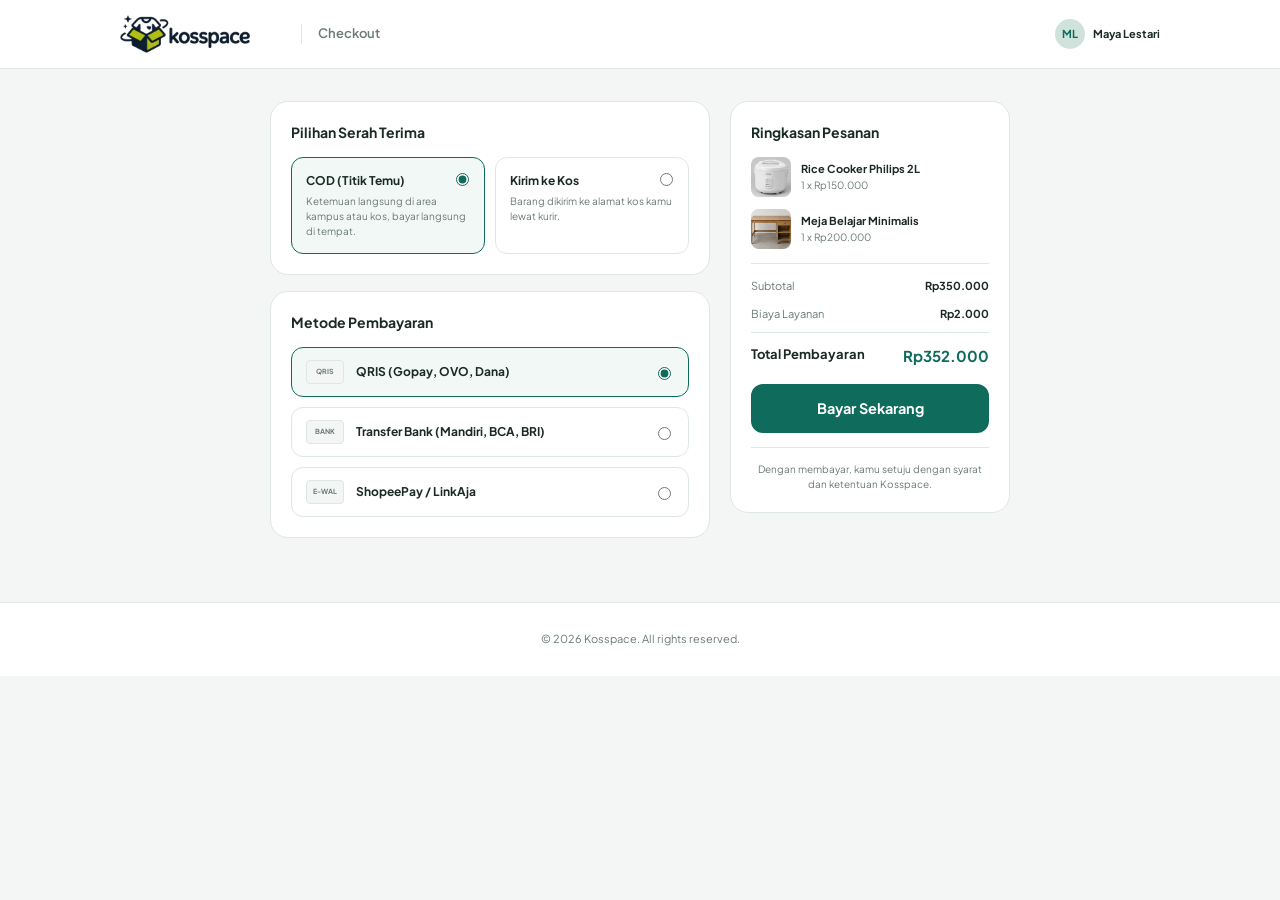
<file: KosSpace/checkout.html>
<!DOCTYPE html>
<html lang="id">
<head>
  <meta charset="UTF-8">
  <meta name="viewport" content="width=device-width, initial-scale=1">
  <link rel="icon" type="image/png" href="icon3/favicon.png">
  <title>Checkout - Kosspace</title>
  <link rel="preconnect" href="https://fonts.googleapis.com">
  <link rel="preconnect" href="https://fonts.gstatic.com" crossorigin>
  <link href="https://fonts.googleapis.com/css2?family=Plus+Jakarta+Sans:wght@400;500;600;700&display=swap" rel="stylesheet">
  <link rel="stylesheet" href="katalog.css">
  <link rel="stylesheet" href="transaksi.css">
</head>
<body>

  <header class="navbar">
    <div class="container navbar__inner">
      <div class="navbar__left">
        <a href="index.html" class="logo" aria-label="Kosspace - Beranda"><img src="icon3/logo.png" alt="Kosspace"></a>
        <span class="navbar__page">Checkout</span>
      </div>
      <div class="user">
        <span class="avatar">ML</span>
        <div><b>Maya Lestari</b></div>
      </div>
    </div>
  </header>

  <main class="page page--narrow">
    <form class="checkout-layout" action="detail-pesanan.html">

      <div class="stack">
        <section class="panel">
          <h2>Pilihan Serah Terima</h2>
          <div class="options options--2" role="radiogroup">
            <label class="option">
              <input type="radio" name="serah-terima" value="cod" checked>
              <b>COD (Titik Temu)</b>
              Ketemuan langsung di area kampus atau kos, bayar langsung di tempat.
            </label>
            <label class="option">
              <input type="radio" name="serah-terima" value="kirim">
              <b>Kirim ke Kos</b>
              Barang dikirim ke alamat kos kamu lewat kurir.
            </label>
          </div>
        </section>

        <section class="panel">
          <h2>Metode Pembayaran</h2>
          <div class="options" role="radiogroup">
            <label class="option option--pay">
              <span class="option__logo">QRIS</span>
              <b>QRIS (Gopay, OVO, Dana)</b>
              <input type="radio" name="bayar" value="qris" checked>
            </label>
            <label class="option option--pay">
              <span class="option__logo">BANK</span>
              <b>Transfer Bank (Mandiri, BCA, BRI)</b>
              <input type="radio" name="bayar" value="transfer">
            </label>
            <label class="option option--pay">
              <span class="option__logo">E-WAL</span>
              <b>ShopeePay / LinkAja</b>
              <input type="radio" name="bayar" value="ewallet">
            </label>
          </div>
        </section>
      </div>

      <aside class="panel" aria-label="Ringkasan pesanan">
        <h2>Ringkasan Pesanan</h2>

        <!-- Ganti src dengan foto asli di folder img/ -->
        <div class="order-item">
          <img class="thumb-sm" src="images/rice-cooker.png" alt="">
          <div><b>Rice Cooker Philips 2L</b>1 x Rp150.000</div>
        </div>
        <div class="order-item">
          <img class="thumb-sm" src="images/meja-belajar.png" alt="">
          <div><b>Meja Belajar Minimalis</b>1 x Rp200.000</div>
        </div>

        <hr style="border:0;border-top:1px solid var(--border);margin:14px 0">
        <p class="row">Subtotal <b>Rp350.000</b></p>
        <p class="row">Biaya Layanan <b>Rp2.000</b></p>
        <p class="row row--total">Total Pembayaran <b>Rp352.000</b></p>

        <button type="submit" class="btn btn--solid btn--lg">Bayar Sekarang</button>
        <p class="note-sm">Dengan membayar, kamu setuju dengan syarat dan ketentuan Kosspace.</p>
      </aside>

    </form>
  </main>

  <footer class="footer"><p>&copy; 2026 Kosspace. All rights reserved.</p></footer>
  <script src="app.js" defer></script>
</body>
</html>
</file>
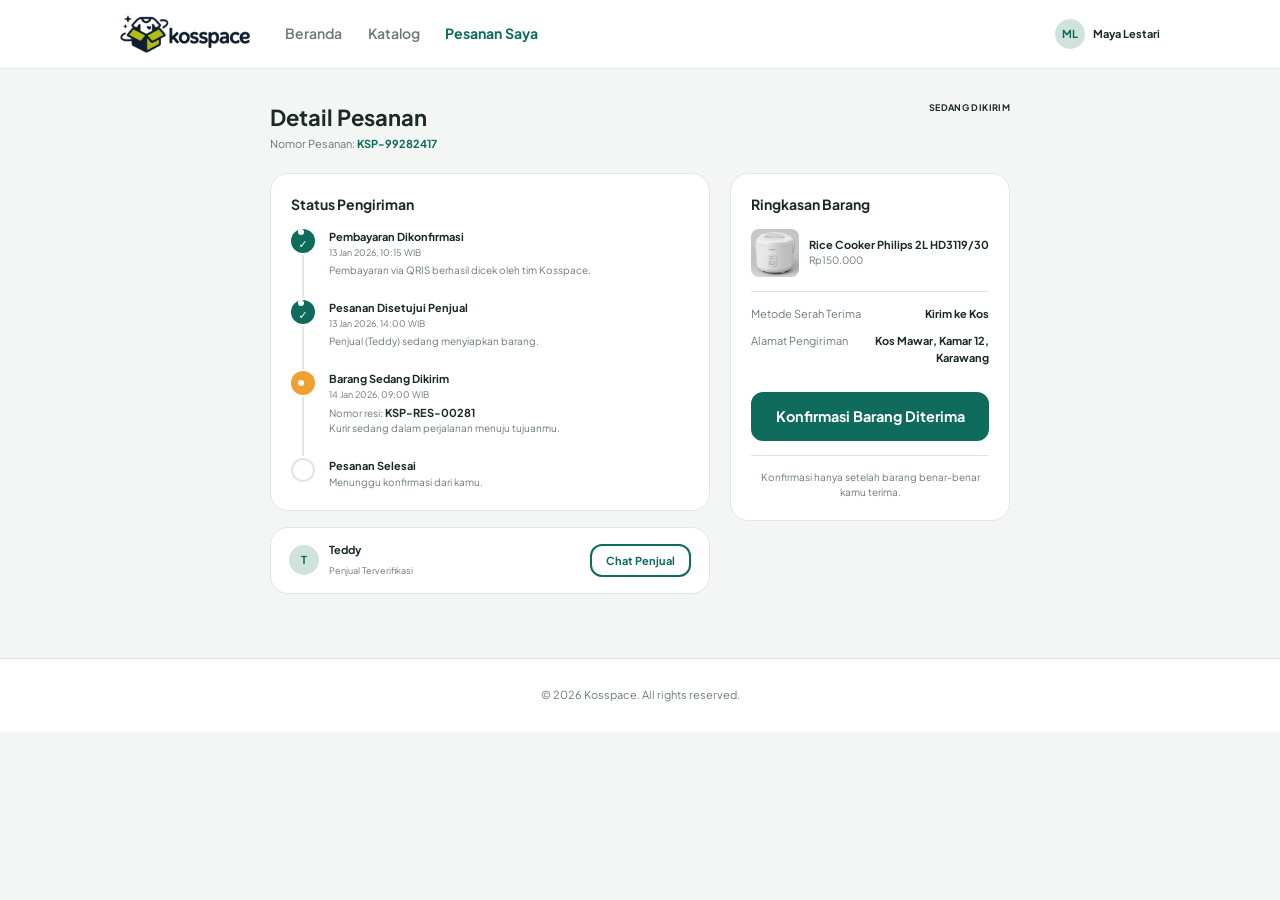
<file: KosSpace/detail-pesanan.html>
<!DOCTYPE html>
<html lang="id">
<head>
  <meta charset="UTF-8">
  <meta name="viewport" content="width=device-width, initial-scale=1">
  <link rel="icon" type="image/png" href="icon3/favicon.png">
  <title>Detail Pesanan - Kosspace</title>
  <link rel="preconnect" href="https://fonts.googleapis.com">
  <link rel="preconnect" href="https://fonts.gstatic.com" crossorigin>
  <link href="https://fonts.googleapis.com/css2?family=Plus+Jakarta+Sans:wght@400;500;600;700&display=swap" rel="stylesheet">
  <link rel="stylesheet" href="katalog.css">
  <link rel="stylesheet" href="transaksi.css">
</head>
<body>

  <header class="navbar">
    <div class="container navbar__inner">
      <div class="navbar__left">
        <a href="index.html" class="logo" aria-label="Kosspace - Beranda"><img src="icon3/logo.png" alt="Kosspace"></a>
        <nav class="navbar__menu" aria-label="Menu utama">
          <a href="index.html">Beranda</a>
          <a href="katalog.html">Katalog</a>
          <a href="detail-pesanan.html" class="is-active" aria-current="page">Pesanan Saya</a>
        </nav>
      </div>
      <div class="user">
        <span class="avatar">ML</span>
        <div><b>Maya Lestari</b></div>
      </div>
    </div>
  </header>

  <main class="page page--narrow">

    <div class="order-head">
      <div>
        <h1>Detail Pesanan</h1>
        <p>Nomor Pesanan: <b>KSP-99282417</b></p>
      </div>
      <span class="status-badge">Sedang Dikirim</span>
    </div>

    <div class="order-layout">

      <div class="stack">
        <section class="panel">
          <h2>Status Pengiriman</h2>
          <ol class="timeline">
            <li>
              <span class="dot" aria-hidden="true">&#10003;</span>
              <b>Pembayaran Dikonfirmasi</b>
              <time>13 Jan 2026, 10:15 WIB</time>
              <p>Pembayaran via QRIS berhasil dicek oleh tim Kosspace.</p>
            </li>
            <li>
              <span class="dot" aria-hidden="true">&#10003;</span>
              <b>Pesanan Disetujui Penjual</b>
              <time>13 Jan 2026, 14:00 WIB</time>
              <p>Penjual (Teddy) sedang menyiapkan barang.</p>
            </li>
            <li class="is-now" aria-current="step">
              <span class="dot" aria-hidden="true"></span>
              <b>Barang Sedang Dikirim</b>
              <time>14 Jan 2026, 09:00 WIB</time>
              <p>Nomor resi: <b style="display:inline">KSP-RES-00281</b></p>
              <p>Kurir sedang dalam perjalanan menuju tujuanmu.</p>
            </li>
            <li class="is-wait">
              <span class="dot" aria-hidden="true"></span>
              <b>Pesanan Selesai</b>
              <p>Menunggu konfirmasi dari kamu.</p>
            </li>
          </ol>
        </section>

        <section class="panel seller-card">
          <span class="avatar">T</span>
          <div><b>Teddy</b><small>Penjual Terverifikasi</small></div>
          <a href="#" class="btn btn--outline">Chat Penjual</a>
        </section>
      </div>

      <aside class="panel" aria-label="Ringkasan barang">
        <h2>Ringkasan Barang</h2>
        <div class="order-item">
          <img class="thumb-sm" src="images/rice-cooker.png" alt="" style="width:48px;height:48px">
          <div><b>Rice Cooker Philips 2L HD3119/30</b>Rp150.000</div>
        </div>
        <hr style="border:0;border-top:1px solid var(--border);margin:14px 0">
        <p class="row">Metode Serah Terima <b>Kirim ke Kos</b></p>
        <p class="row">Alamat Pengiriman <b>Kos Mawar, Kamar 12,<br>Karawang</b></p>
        <button type="button" class="btn btn--solid btn--lg">Konfirmasi Barang Diterima</button>
        <p class="note-sm">Konfirmasi hanya setelah barang benar-benar kamu terima.</p>
      </aside>

    </div>
  </main>

  <footer class="footer"><p>&copy; 2026 Kosspace. All rights reserved.</p></footer>
  <script src="app.js" defer></script>
</body>
</html>
</file>
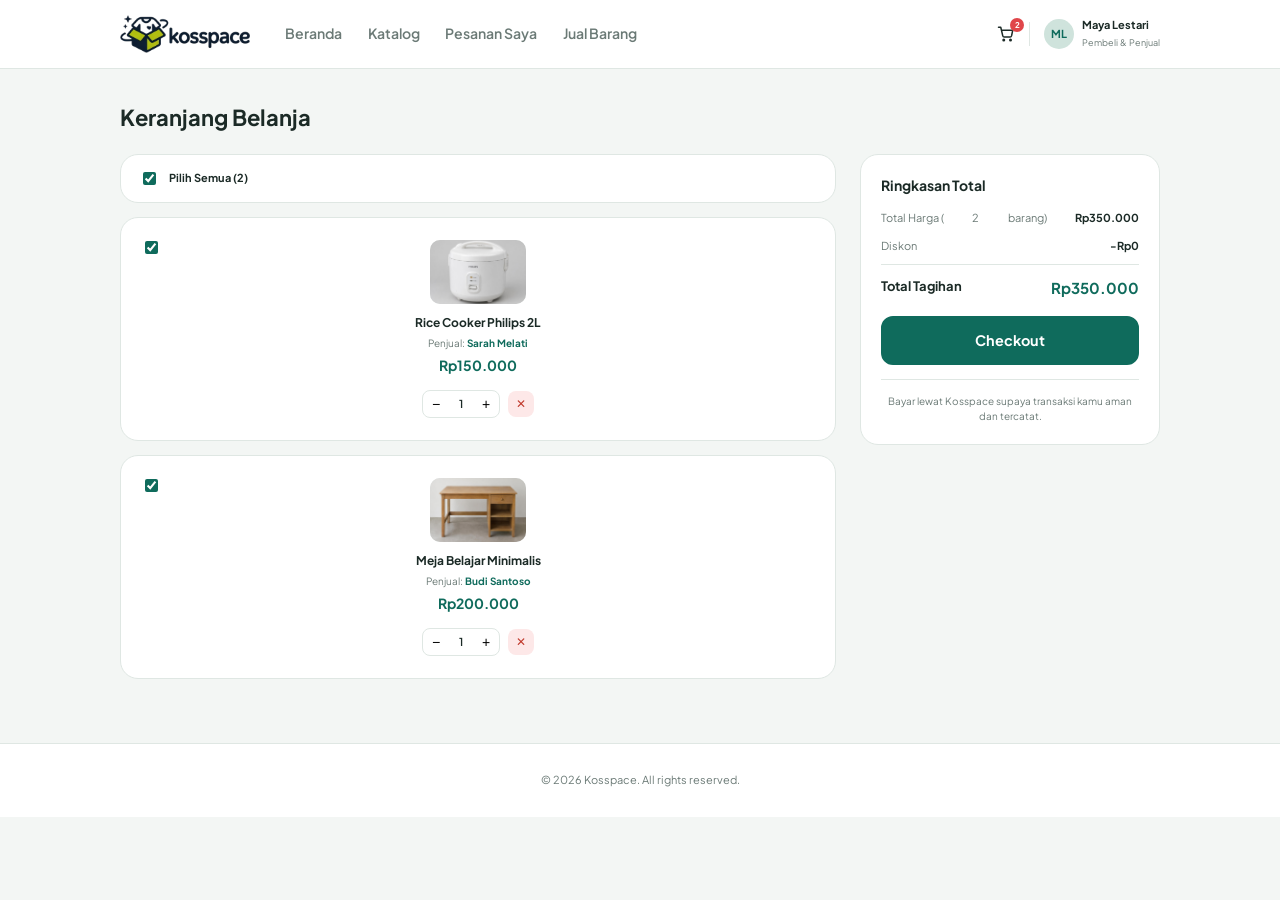
<file: KosSpace/keranjang.html>
<!DOCTYPE html>
<html lang="id">
<head>
  <meta charset="UTF-8">
  <meta name="viewport" content="width=device-width, initial-scale=1">
  <link rel="icon" type="image/png" href="icon3/favicon.png">
  <title>Keranjang Belanja - Kosspace</title>
  <link rel="preconnect" href="https://fonts.googleapis.com">
  <link rel="preconnect" href="https://fonts.gstatic.com" crossorigin>
  <link href="https://fonts.googleapis.com/css2?family=Plus+Jakarta+Sans:wght@400;500;600;700&display=swap" rel="stylesheet">
  <link rel="stylesheet" href="katalog.css">
  <link rel="stylesheet" href="transaksi.css">
</head>
<body>

  <header class="navbar">
    <div class="container navbar__inner">
      <div class="navbar__left">
        <a href="index.html" class="logo" aria-label="Kosspace - Beranda"><img src="icon3/logo.png" alt="Kosspace"></a>
        <nav class="navbar__menu" aria-label="Menu utama">
          <a href="index.html">Beranda</a>
          <a href="katalog.html">Katalog</a>
          <a href="detail-pesanan.html">Pesanan Saya</a>
          <a href="tambah-produk.html">Jual Barang</a>
        </nav>
      </div>
      <div class="navbar__user">
        <a href="keranjang.html" class="cart" aria-label="Keranjang, 2 barang">
          <svg viewBox="0 0 24 24" width="18" height="18" fill="none" stroke="currentColor" stroke-width="2" stroke-linecap="round" stroke-linejoin="round"><circle cx="9" cy="20" r="1"/><circle cx="18" cy="20" r="1"/><path d="M2 3h3l2.7 11.4a2 2 0 0 0 2 1.6h7.7a2 2 0 0 0 2-1.5L21 7H6"/></svg>
          <span class="cart__badge">2</span>
        </a>
        <span class="navbar__sep"></span>
        <div class="user">
          <span class="avatar">ML</span>
          <div><b>Maya Lestari</b><small>Pembeli &amp; Penjual</small></div>
        </div>
      </div>
    </div>
  </header>

  <main class="container page">
    <h1 class="page__title">Keranjang Belanja</h1>

    <div class="cart-layout">
      <section class="cart-list" aria-label="Barang di keranjang">

        <label class="panel select-all">
          <input type="checkbox" id="pilih-semua" checked>
          <b>Pilih Semua (<span id="jml">2</span>)</b>
        </label>

        <!-- Ganti src dengan foto asli di folder img/ -->
        <article class="panel cart-item" data-price="150000">
          <input type="checkbox" class="pilih" checked aria-label="Pilih Rice Cooker Philips 2L">
          <img src="images/rice-cooker.png" alt="">
          <h3>Rice Cooker Philips 2L</h3>
          <p class="cart-item__seller">Penjual: <b>Sarah Melati</b></p>
          <p class="price-tag">Rp150.000</p>
          <div class="qty">
            <div class="stepper">
              <button type="button" class="minus" aria-label="Kurangi">&minus;</button>
              <span class="qty-n">1</span>
              <button type="button" class="plus" aria-label="Tambah">+</button>
            </div>
            <button type="button" class="trash" aria-label="Hapus dari keranjang">&#10005;</button>
          </div>
        </article>

        <article class="panel cart-item" data-price="200000">
          <input type="checkbox" class="pilih" checked aria-label="Pilih Meja Belajar Minimalis">
          <img src="images/meja-belajar.png" alt="">
          <h3>Meja Belajar Minimalis</h3>
          <p class="cart-item__seller">Penjual: <b>Budi Santoso</b></p>
          <p class="price-tag">Rp200.000</p>
          <div class="qty">
            <div class="stepper">
              <button type="button" class="minus" aria-label="Kurangi">&minus;</button>
              <span class="qty-n">1</span>
              <button type="button" class="plus" aria-label="Tambah">+</button>
            </div>
            <button type="button" class="trash" aria-label="Hapus dari keranjang">&#10005;</button>
          </div>
        </article>
        <div class="panel cart-empty" id="kosong" hidden>
          <b>Keranjangmu masih kosong</b>
          <p class="muted">Yuk cari barang kos yang kamu butuhkan.</p>
          <a href="katalog.html" class="btn btn--solid">Cari Barang</a>
        </div>


      </section>

      <aside class="panel" aria-label="Ringkasan total">
        <h2>Ringkasan Total</h2>
        <p class="row">Total Harga (<span id="jml-barang">2</span> barang) <b class="total">Rp350.000</b></p>
        <p class="row">Diskon <b>-Rp0</b></p>
        <p class="row row--total">Total Tagihan <b class="total">Rp350.000</b></p>
        <a href="checkout.html" class="btn btn--solid btn--lg">Checkout</a>
        <p class="note-sm">Bayar lewat Kosspace supaya transaksi kamu aman dan tercatat.</p>
      </aside>
    </div>
  </main>

  <footer class="footer"><p>&copy; 2026 Kosspace. All rights reserved.</p></footer>

  <script>
    const fmt = n => 'Rp' + n.toLocaleString('id-ID');
    const items = [...document.querySelectorAll('.cart-item')];
    const semua = document.getElementById('pilih-semua');
    const badge = document.querySelector('.cart__badge');
    const cartLink = document.querySelector('.cart');
    const checkout = document.querySelector('.cart-layout aside .btn--lg');
    const kosong = document.getElementById('kosong');
    const pilihSemua = document.querySelector('.select-all');

    function hitung() {
      let total = 0, n = 0;
      items.forEach(i => {
        if (i.querySelector('.pilih').checked) {
          n++;
          total += i.dataset.price * i.querySelector('.qty-n').textContent;
        }
      });
      document.getElementById('jml').textContent = items.length;
      document.getElementById('jml-barang').textContent = n;
      document.querySelectorAll('.total').forEach(e => e.textContent = fmt(total));
      semua.checked = n > 0 && n === items.length;

      // badge keranjang di navbar = jumlah barang di keranjang
      badge.textContent = items.length;
      badge.hidden = items.length === 0;
      cartLink.setAttribute('aria-label', 'Keranjang, ' + items.length + ' barang');

      // keranjang kosong & tombol checkout
      kosong.hidden = items.length > 0;
      pilihSemua.hidden = items.length === 0;
      checkout.setAttribute('aria-disabled', n === 0);
      checkout.tabIndex = n === 0 ? -1 : 0;
    }

    checkout.addEventListener('click', e => {
      if (checkout.getAttribute('aria-disabled') === 'true') e.preventDefault();
    });

    items.forEach(i => {
      const q = i.querySelector('.qty-n');
      i.querySelector('.pilih').onchange = hitung;
      i.querySelector('.minus').onclick = () => { if (+q.textContent > 1) { q.textContent--; hitung(); } };
      i.querySelector('.plus').onclick = () => { q.textContent++; hitung(); };
      i.querySelector('.trash').onclick = () => { items.splice(items.indexOf(i), 1); i.remove(); hitung(); };
    });
    semua.onchange = () => { items.forEach(i => i.querySelector('.pilih').checked = semua.checked); hitung(); };
    hitung();
  </script>
  <script src="app.js" defer></script>
</body>
</html>
</file>
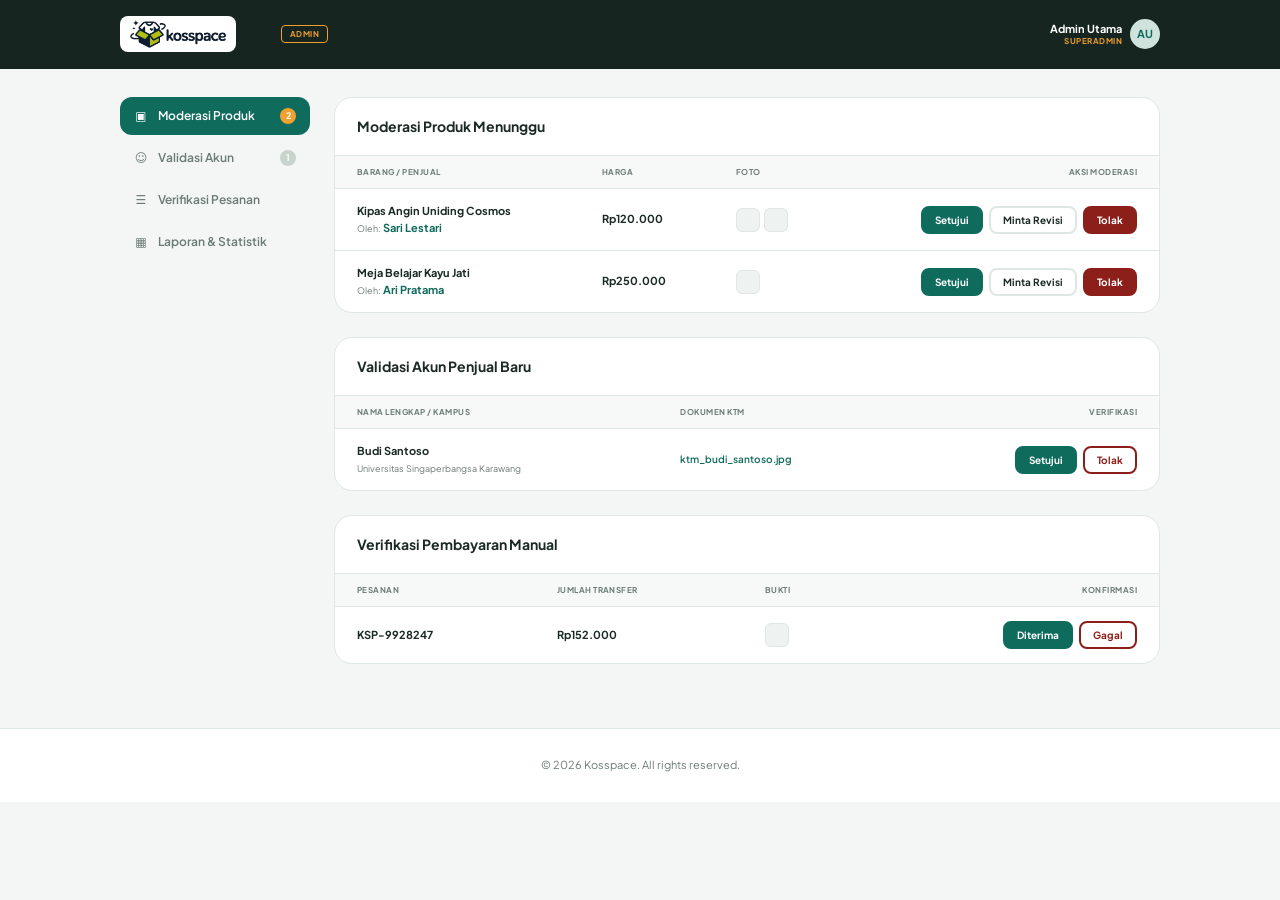
<file: KosSpace/panel-admin.html>
<!DOCTYPE html>
<html lang="id">
<head>
  <meta charset="UTF-8">
  <meta name="viewport" content="width=device-width, initial-scale=1">
  <link rel="icon" type="image/png" href="icon3/favicon.png">
  <title>Panel Admin - Kosspace</title>
  <link rel="preconnect" href="https://fonts.googleapis.com">
  <link rel="preconnect" href="https://fonts.gstatic.com" crossorigin>
  <link href="https://fonts.googleapis.com/css2?family=Plus+Jakarta+Sans:wght@400;500;600;700&display=swap" rel="stylesheet">
  <link rel="stylesheet" href="katalog.css">
  <link rel="stylesheet" href="transaksi.css">
  <link rel="stylesheet" href="dashboard.css">
</head>
<body>

  <header class="navbar navbar--admin">
    <div class="container navbar__inner">
      <div class="navbar__left">
        <a href="index.html" class="logo" aria-label="Kosspace - Beranda"><img src="icon3/logo.png" alt="Kosspace"></a>
        <span class="tag-admin">ADMIN</span>
      </div>
      <div class="user">
        <div class="user--right"><b>Admin Utama</b><span class="role">Superadmin</span></div>
        <span class="avatar">AU</span>
      </div>
    </div>
  </header>

  <main class="container shell">

    <nav class="side" aria-label="Menu admin">
      <a href="#moderasi" class="is-active" aria-current="page"><span class="ico">&#9635;</span> Moderasi Produk <span class="badge">2</span></a>
      <a href="#validasi"><span class="ico">&#9786;</span> Validasi Akun <span class="badge badge--gray">1</span></a>
      <a href="#pembayaran"><span class="ico">&#9776;</span> Verifikasi Pesanan</a>
      <a href="#"><span class="ico">&#9638;</span> Laporan &amp; Statistik</a>
    </nav>

    <section>

      <!-- MODERASI PRODUK -->
      <div class="panel panel--flush" id="moderasi">
        <div class="panel__head"><h2>Moderasi Produk Menunggu</h2></div>
        <div class="table-wrap">
          <table class="table">
            <thead><tr><th>Barang / Penjual</th><th>Harga</th><th>Foto</th><th>Aksi Moderasi</th></tr></thead>
            <tbody>
              <tr>
                <td><div class="cell-item"><div><b>Kipas Angin Uniding Cosmos</b><small>Oleh: <b>Sari Lestari</b></small></div></div></td>
                <td><b>Rp120.000</b></td>
                <td><span class="ph"></span><span class="ph"></span></td>
                <td>
                  <span class="actions-row">
                    <button type="button" class="btn btn--solid btn--sm">Setujui</button>
                    <button type="button" class="btn btn--ghost btn--sm">Minta Revisi</button>
                    <button type="button" class="btn btn--danger btn--sm">Tolak</button>
                  </span>
                </td>
              </tr>
              <tr>
                <td><div class="cell-item"><div><b>Meja Belajar Kayu Jati</b><small>Oleh: <b>Ari Pratama</b></small></div></div></td>
                <td><b>Rp250.000</b></td>
                <td><span class="ph"></span></td>
                <td>
                  <span class="actions-row">
                    <button type="button" class="btn btn--solid btn--sm">Setujui</button>
                    <button type="button" class="btn btn--ghost btn--sm">Minta Revisi</button>
                    <button type="button" class="btn btn--danger btn--sm">Tolak</button>
                  </span>
                </td>
              </tr>
            </tbody>
          </table>
        </div>
      </div>

      <!-- VALIDASI AKUN PENJUAL -->
      <div class="panel panel--flush" id="validasi">
        <div class="panel__head"><h2>Validasi Akun Penjual Baru</h2></div>
        <div class="table-wrap">
          <table class="table">
            <thead><tr><th>Nama Lengkap / Kampus</th><th>Dokumen KTM</th><th>Verifikasi</th></tr></thead>
            <tbody>
              <tr>
                <td><div class="cell-item"><div><b>Budi Santoso</b><small>Universitas Singaperbangsa Karawang</small></div></div></td>
                <td><a href="#" class="doc">ktm_budi_santoso.jpg</a></td>
                <td>
                  <span class="actions-row">
                    <button type="button" class="btn btn--solid btn--sm">Setujui</button>
                    <button type="button" class="btn btn--danger-o btn--sm">Tolak</button>
                  </span>
                </td>
              </tr>
            </tbody>
          </table>
        </div>
      </div>

      <!-- VERIFIKASI PEMBAYARAN MANUAL -->
      <div class="panel panel--flush" id="pembayaran">
        <div class="panel__head"><h2>Verifikasi Pembayaran Manual</h2></div>
        <div class="table-wrap">
          <table class="table">
            <thead><tr><th>Pesanan</th><th>Jumlah Transfer</th><th>Bukti</th><th>Konfirmasi</th></tr></thead>
            <tbody>
              <tr>
                <td><div class="cell-item"><div><b>KSP-9928247</b></div></div></td>
                <td><b>Rp152.000</b></td>
                <td><span class="ph"></span></td>
                <td>
                  <span class="actions-row">
                    <button type="button" class="btn btn--solid btn--sm">Diterima</button>
                    <button type="button" class="btn btn--danger-o btn--sm">Gagal</button>
                  </span>
                </td>
              </tr>
            </tbody>
          </table>
        </div>
      </div>

    </section>
  </main>

  <footer class="footer"><p>&copy; 2026 Kosspace. All rights reserved.</p></footer>
  <script src="app.js" defer></script>
</body>
</html>
</file>
<file: KosSpace/katalog.css>
/* ===== Token ===== */
:root {
  --green: #0f6b5c;
  --green-dark: #0b5547;
  --orange: #f2a33a;
  --bg: #f3f6f4;
  --surface: #ffffff;
  --text: #1b2a26;
  --muted: #6b7a76;
  --border: #dfe7e3;
  --line: var(--border);
  --soft: #f3f6f4;
  --radius-card: 18px;
  --radius-input: 10px;
  --font: "Plus Jakarta Sans", system-ui, -apple-system, "Segoe UI", sans-serif;
}

*, *::before, *::after { box-sizing: border-box; }

body {
  margin: 0;
  font-family: var(--font);
  font-size: 14px;
  line-height: 1.5;
  color: var(--text);
  background: var(--bg);
}

a { color: inherit; text-decoration: none; }
img { display: block; max-width: 100%; }

:focus-visible {
  outline: 2px solid var(--green);
  outline-offset: 2px;
}

.container {
  width: min(1040px, 100% - 48px);
  margin-inline: auto;
}

.muted { color: var(--muted); margin: 0; font-size: 12px; }

/* ===== Tombol ===== */
.btn {
  display: inline-flex;
  align-items: center;
  justify-content: center;
  padding: 0.6rem 1.3rem;
  border-radius: 12px;
  font: 700 0.9rem/1.2 var(--font);
  border: 2px solid var(--green);
  cursor: pointer;
  transition: transform .15s, background .15s, color .15s;
}
.btn:hover { transform: translateY(-1px); }
.btn--orange { background: var(--orange); border-color: var(--orange); color: #fff; box-shadow: 0 6px 14px rgba(242, 163, 58, .35); }
.btn--solid { background: var(--green); color: #fff; }
.btn--solid:hover { background: var(--green-dark); border-color: var(--green-dark); }
.btn--outline { background: transparent; color: var(--green); }
.btn--outline:hover { background: var(--green); color: #fff; }
.btn--block { width: 100%; padding: 12px; }

.link-btn {
  background: none;
  border: 0;
  padding: 0;
  font: 600 12px var(--font);
  color: var(--green);
  cursor: pointer;
}
.link-btn:hover { text-decoration: underline; }

/* ===== Navbar ===== */
.navbar {
  background: var(--surface);
  border-bottom: 1px solid var(--border);
  position: sticky;
  top: 0;
  z-index: 10;
}
.navbar__inner {
  display: flex;
  align-items: center;
  justify-content: space-between;
  height: 68px;
}
.navbar__left { display: flex; align-items: center; gap: 2.2rem; }
.logo { font-size: 1.4rem; font-weight: 800; color: var(--green); letter-spacing: -.02em; }
.navbar__menu { display: flex; gap: 1.6rem; }
.navbar__menu a { font-size: 0.88rem; color: var(--muted); font-weight: 600; }
.navbar__menu a:hover { color: var(--text); }
.navbar__menu a.is-active { color: var(--green); font-weight: 700; }
.navbar__actions { display: flex; gap: 10px; }

/* ===== Breadcrumb ===== */
.breadcrumb {
  display: flex;
  gap: 8px;
  padding: 20px 0 18px;
  font-size: 11px;
  color: var(--muted);
}
.breadcrumb a:hover { color: var(--green); }
.breadcrumb [aria-current] { color: var(--text); font-weight: 700; }

/* ===== Layout ===== */
.layout {
  display: grid;
  grid-template-columns: 200px 1fr;
  gap: 28px;
  align-items: start;
  padding-bottom: 48px;
}

/* ===== Filter ===== */
.filter {
  background: var(--surface);
  border: 1px solid var(--border);
  border-radius: var(--radius-card);
  padding: 18px;
  position: sticky;
  top: 88px;
}
.filter__head {
  display: flex;
  align-items: center;
  justify-content: space-between;
  margin-bottom: 14px;
}
.filter__head h2 { margin: 0; font-size: 14px; font-weight: 700; }

fieldset { border: 0; margin: 0 0 16px; padding: 0; }
legend { font-size: 11px; font-weight: 700; margin-bottom: 8px; padding: 0; }

.check {
  display: flex;
  align-items: center;
  gap: 8px;
  padding: 3px 0;
  font-size: 12px;
  color: var(--muted);
  cursor: pointer;
}
.check input { accent-color: var(--green); width: 14px; height: 14px; margin: 0; }
.check:has(input:checked) { color: var(--text); font-weight: 600; }

.price {
  display: flex;
  align-items: center;
  gap: 8px;
  background: var(--bg);
  border: 1px solid var(--border);
  border-radius: var(--radius-input);
  padding: 0 10px;
  margin-bottom: 8px;
  font-size: 11px;
  color: var(--muted);
}
.price input {
  flex: 1;
  min-width: 0;
  border: 0;
  background: transparent;
  padding: 9px 0;
  font: 12px var(--font);
  color: var(--text);
}
.price input:focus-visible { outline: none; }
.price:focus-within { border-color: var(--green); }

/* ===== Katalog ===== */
.catalog__head {
  display: flex;
  align-items: flex-end;
  justify-content: space-between;
  margin-bottom: 14px;
}
.catalog__head h1 { margin: 0; font-size: 16px; font-weight: 700; }

.sort { display: flex; align-items: center; gap: 8px; font-size: 11px; color: var(--muted); }
.sort select {
  font: 600 12px var(--font);
  padding: 7px 28px 7px 12px;
  border: 1px solid var(--text);
  border-radius: 8px;
  background: var(--surface);
  color: var(--text);
  cursor: pointer;
}

.grid {
  display: grid;
  grid-template-columns: repeat(3, 1fr);
  gap: 14px;
}

/* ===== Kartu barang ===== */
.card {
  background: var(--surface);
  border: 1px solid var(--border);
  border-radius: var(--radius-card);
  overflow: hidden;
}
.card__link { display: block; }
.card__link:hover h3 { color: var(--green); }

.card__img {
  aspect-ratio: 4 / 3;
  background: #e9eeeb;
  overflow: hidden;
}
.card__img img { width: 100%; height: 100%; object-fit: cover; }
.card__img--empty {
  display: grid;
  place-items: center;
  background: linear-gradient(180deg, #d9d2ff, #ece8ff);
}
.card__img--empty svg { width: 42%; }

.card__body { padding: 12px 14px 10px; }
.card__body h3 { margin: 0 0 4px; font-size: 12px; font-weight: 700; }
.price-tag { margin: 0; font-size: 14px; font-weight: 700; color: var(--green); }

.card__meta {
  display: flex;
  justify-content: space-between;
  margin: 0 14px;
  padding: 8px 0 12px;
  border-top: 1px solid var(--border);
  font-size: 10px;
  color: var(--muted);
}
.dot::before {
  content: "";
  display: inline-block;
  width: 6px;
  height: 6px;
  border-radius: 50%;
  margin-right: 5px;
  background: currentColor;
}
.dot--orange { color: #e08a2c; }
.dot--blue   { color: #2d8be0; }
.dot--teal   { color: #1d8a7a; }

/* Skeleton */
.card--skeleton { border-style: dashed; }
.card--skeleton .card__img { background: #f1f4f2; }
.skel { padding: 14px; display: grid; gap: 8px; }
.skel i { display: block; height: 8px; border-radius: 4px; background: #eef2f0; }
.skel i:nth-child(1) { width: 70%; }
.skel i:nth-child(2) { width: 45%; }
.skel i:nth-child(3) { width: 100%; margin-top: 8px; }

/* ===== Pagination ===== */
.pagination {
  display: flex;
  justify-content: center;
  gap: 6px;
  margin-top: 28px;
}
.pagination a {
  display: grid;
  place-items: center;
  min-width: 28px;
  height: 28px;
  border: 1px solid var(--border);
  border-radius: 8px;
  background: var(--surface);
  font-size: 12px;
  font-weight: 600;
  color: var(--muted);
}
.pagination a:hover { border-color: var(--green); color: var(--green); }
.pagination a.is-active { background: var(--green); border-color: var(--green); color: #fff; }

/* ===== Footer ===== */
.footer {
  background: var(--surface);
  border-top: 1px solid var(--border);
  padding: 28px 0;
  text-align: center;
  font-size: 11px;
  color: var(--muted);
}
.footer p { margin: 0; }

/* ===== Responsif ===== */
@media (max-width: 860px) {
  .layout { grid-template-columns: 1fr; }
  .filter { position: static; }
  .grid { grid-template-columns: repeat(2, 1fr); }
}

@media (max-width: 520px) {
  .grid { grid-template-columns: 1fr; }
  .catalog__head { flex-direction: column; align-items: flex-start; gap: 10px; }
}

/* ===== Kondisi kosong (katalog-kosong.html) ===== */
.empty {
  max-width: 440px;
  margin: 0 auto;
  padding: 72px 0 56px;
  text-align: center;
}
.empty__icon {
  display: grid;
  place-items: center;
  width: 88px;
  height: 88px;
  margin: 0 auto 24px;
  border-radius: 50%;
  background: var(--surface);
  border: 1px solid var(--border);
  color: #aab6b0;
}
.empty h1 { margin: 0 0 8px; font-size: 18px; font-weight: 700; }
.empty p { margin: 0 auto 20px; font-size: 12px; color: var(--muted); }
.empty__actions { display: flex; justify-content: center; gap: 10px; margin-bottom: 12px; }
.empty .empty__note { margin: 0; font-size: 10px; }

/* ===== Rekomendasi ===== */
.suggest {
  border-top: 1px solid var(--border);
  padding: 32px 0 56px;
}
.suggest__head {
  display: flex;
  align-items: baseline;
  justify-content: space-between;
  margin-bottom: 14px;
}
.suggest__head h2 { margin: 0; font-size: 16px; font-weight: 700; }
.suggest__more { font-size: 11px; font-weight: 600; color: var(--green); }
.suggest__more:hover { text-decoration: underline; }

.card--simple .card__body { padding-bottom: 16px; }

.grid--4 { grid-template-columns: repeat(4, 1fr); }
@media (max-width: 860px) { .grid--4 { grid-template-columns: repeat(2, 1fr); } }
@media (max-width: 520px) { .grid--4 { grid-template-columns: 1fr; } }

/* ===== Detail produk (detail-produk.html) ===== */
.detail {
  display: grid;
  grid-template-columns: minmax(0, 1.05fr) minmax(0, 1fr);
  gap: 32px;
  align-items: start;
  padding-bottom: 56px;
}

/* Galeri */
.gallery__main {
  background: var(--surface);
  border: 1px solid var(--border);
  border-radius: 20px;
  padding: 10px;
}
.gallery__main img {
  width: 100%;
  aspect-ratio: 4 / 3;
  object-fit: cover;
  border-radius: 14px;
  background: #e9eeeb;
}
.gallery__thumbs { display: flex; gap: 10px; margin-top: 12px; }
.thumb {
  width: 56px;
  height: 56px;
  padding: 3px;
  border: 1px solid var(--border);
  border-radius: 10px;
  background: var(--surface);
  cursor: pointer;
}
.thumb img { width: 100%; height: 100%; object-fit: cover; border-radius: 7px; }
.thumb.is-active { border: 2px solid var(--green); }
.thumb:disabled { cursor: default; }

/* Info */
.tags { display: flex; flex-wrap: wrap; gap: 6px; margin: 0 0 12px; padding: 0; list-style: none; }
.tag {
  padding: 4px 8px;
  border: 1px solid var(--border);
  border-radius: 6px;
  background: var(--surface);
  font-size: 9px;
  font-weight: 700;
  letter-spacing: .02em;
  color: var(--muted);
  text-transform: uppercase;
}
.tag--pin::before {
  content: "";
  display: inline-block;
  width: 6px;
  height: 6px;
  margin-right: 5px;
  border-radius: 50%;
  background: #e0464a;
}

.info h1 { margin: 0 0 6px; font-size: 22px; font-weight: 700; line-height: 1.25; }
.info__price {
  margin: 0 0 18px;
  padding-bottom: 18px;
  border-bottom: 1px solid var(--border);
  font-size: 24px;
  font-weight: 700;
  color: var(--green);
}
.info__desc h2 { margin: 0 0 8px; font-size: 12px; font-weight: 700; }
.info__desc p { margin: 0 0 10px; font-size: 11px; color: var(--muted); max-width: 62ch; }
.info__desc ul { margin: 0; padding-left: 16px; font-size: 11px; color: var(--muted); }

/* Penjual */
.seller {
  display: flex;
  align-items: center;
  gap: 12px;
  margin: 20px 0 14px;
  padding: 14px 16px;
  background: var(--surface);
  border: 1px solid var(--border);
  border-radius: 14px;
}
.seller__avatar {
  display: grid;
  place-items: center;
  width: 40px;
  height: 40px;
  flex: none;
  border-radius: 50%;
  background: #cfe3dc;
  font-size: 13px;
  font-weight: 700;
  color: var(--green);
  overflow: hidden;
}
.seller__avatar img { width: 100%; height: 100%; object-fit: cover; }
.seller__name { margin: 0; font-size: 12px; font-weight: 700; }
.seller__meta { display: flex; align-items: center; gap: 8px; margin: 2px 0 0; font-size: 10px; color: var(--muted); }
.seller__badge {
  padding: 2px 6px;
  border-radius: 4px;
  background: var(--green);
  font-size: 8px;
  font-weight: 700;
  color: #fff;
  text-transform: uppercase;
}
.seller__rating { color: #e0a02c; font-weight: 600; }
.seller__link { margin-left: auto; font-size: 10px; font-weight: 600; color: var(--green); }
.seller__link:hover { text-decoration: underline; }

/* Aksi */
.actions { display: grid; grid-template-columns: 1fr 1fr; gap: 10px; }
.actions .btn { padding: 12px; }
.btn--muted { background: #84b3a6; border-color: #84b3a6; color: #fff; cursor: not-allowed; }
.btn--faded { opacity: .75; cursor: not-allowed; }
.btn--faded:hover { background: transparent; color: var(--green); }

.notice {
  display: flex;
  align-items: center;
  gap: 8px;
  margin: 12px 0 0;
  padding: 10px 12px;
  background: var(--surface);
  border: 1px solid var(--border);
  border-radius: 10px;
  font-size: 10px;
  color: var(--muted);
}
.notice__dot { width: 7px; height: 7px; flex: none; border-radius: 50%; background: var(--text); }

@media (max-width: 860px) {
  .detail { grid-template-columns: 1fr; }
}
@media (max-width: 520px) {
  .actions { grid-template-columns: 1fr; }
}

/* ===== Tambahan responsif ===== */
img[data-fb] { object-fit: cover; }
@media (max-width: 860px) {
  .navbar__inner { flex-wrap: wrap; height: auto; padding-block: 10px 6px; row-gap: 6px; }
  .navbar__left { display: contents; }
  .navbar__inner > .logo, .navbar__left > .logo { margin-right: auto; }
  .navbar__menu { display: flex; order: 3; flex: 0 0 100%; gap: 1.4rem; overflow-x: auto; padding-bottom: 6px; scrollbar-width: none; }
  .navbar__menu a { white-space: nowrap; }
  .catalog__head h1 { font-size: 15px; }
}
@media (max-width: 520px) {
  .container { width: min(1040px, 100% - 32px); }
  .navbar__actions { gap: 6px; }
  .navbar__actions .btn { padding: .45rem .9rem; font-size: .8rem; }
  .seller { flex-wrap: wrap; }
  .info h1 { font-size: 19px; }
  .info__price { font-size: 21px; }
  .empty { padding: 40px 0 32px; }
  .empty__actions { flex-wrap: wrap; }
}

/* ===== Logo ===== */
.logo { display: inline-flex; align-items: center; line-height: 0; }
.logo img { height: 38px; width: auto; max-width: none; }
.navbar--admin .logo { padding: 4px 10px; border-radius: 8px; background: #fff; }
.navbar--admin .logo img { height: 28px; }
.modal h1 img { height: 44px; width: auto; margin: 0 auto 2px; }
.footer .logo img { height: 40px; }
@media (max-width: 520px) { .logo img { height: 32px; } }
</file>
<file: KosSpace/transaksi.css>
/* Dipakai bersama katalog.css (navbar, tombol, token warna).
   Halaman: keranjang.html, checkout.html, detail-pesanan.html */

/* ===== Navbar setelah login ===== */
.navbar__user { display: flex; align-items: center; gap: 14px; }
.cart { position: relative; display: grid; place-items: center; color: var(--text); }
.cart__badge {
  position: absolute; top: -7px; right: -9px;
  min-width: 14px; height: 14px; padding: 0 3px;
  display: grid; place-items: center;
  border-radius: 8px; background: #e0464a;
  font-size: 8px; font-weight: 700; color: #fff;
}
.navbar__sep { width: 1px; height: 24px; background: var(--border); }
.user { display: flex; align-items: center; gap: 8px; line-height: 1.25; }
.user b { display: block; font-size: 11px; }
.user small { font-size: 9px; color: var(--muted); }
.avatar {
  flex: none; width: 30px; height: 30px; border-radius: 50%;
  display: grid; place-items: center;
  background: #cfe3dc; color: var(--green);
  font-size: 11px; font-weight: 700;
}
.navbar__page {
  margin-left: 16px; padding-left: 16px;
  border-left: 1px solid var(--border);
  font-size: 13px; font-weight: 600; color: var(--muted);
}

/* ===== Umum ===== */
.page { padding: 32px 0 64px; }
.page--narrow { width: min(740px, 100% - 48px); margin-inline: auto; }
.page__title { margin: 0 0 20px; font-size: 22px; font-weight: 700; }
input[type="checkbox"], input[type="radio"] { accent-color: var(--green); }

.panel {
  background: var(--surface);
  border: 1px solid var(--border);
  border-radius: var(--radius-card);
  padding: 20px;
}
.panel h2 { margin: 0 0 14px; font-size: 14px; font-weight: 700; }
.stack { display: grid; gap: 16px; align-content: start; }

.row { display: flex; justify-content: space-between; gap: 12px; margin-bottom: 10px; font-size: 11px; color: var(--muted); }
.row b { color: var(--text); text-align: right; }
.row--total {
  margin: 4px 0 0; padding-top: 12px;
  border-top: 1px solid var(--border);
  font-size: 13px; font-weight: 700; color: var(--text);
}
.row--total b { font-size: 15px; color: var(--green); }
.note-sm {
  margin: 14px 0 0; padding-top: 14px;
  border-top: 1px solid var(--border);
  font-size: 10px; color: var(--muted); text-align: center;
}
.btn--lg { width: 100%; margin-top: 16px; padding: 14px; }
.thumb-sm { width: 40px; height: 40px; flex: none; border-radius: 8px; object-fit: cover; background: #e9eeeb; }

/* ===== Keranjang ===== */
.cart-layout { display: grid; grid-template-columns: minmax(0, 1fr) 300px; gap: 24px; align-items: start; }
.cart-list { display: grid; gap: 14px; }
.select-all { display: flex; align-items: center; gap: 10px; padding: 14px 18px; font-size: 11px; cursor: pointer; }
.cart-item {
  position: relative; display: flex; flex-direction: column; align-items: center;
  gap: 4px; padding: 22px; text-align: center;
}
.cart-item > input { position: absolute; left: 20px; top: 20px; }
.cart-item img { width: 96px; height: 64px; margin-bottom: 6px; border-radius: 10px; object-fit: cover; background: #e9eeeb; }
.cart-item h3 { margin: 0; font-size: 12px; }
.cart-item__seller { margin: 0; font-size: 10px; color: var(--muted); }
.cart-item__seller b { color: var(--green); }
.qty { display: flex; align-items: center; gap: 8px; margin-top: 10px; }
.stepper { display: flex; align-items: center; border: 1px solid var(--border); border-radius: 8px; text-align: center; }
.stepper button { width: 26px; height: 26px; border: 0; background: none; font-size: 14px; cursor: pointer; }
.stepper span { min-width: 24px; font-size: 11px; font-weight: 600; }
.trash { width: 26px; height: 26px; border: 0; border-radius: 8px; background: #fde8e8; color: #c0392b; font-size: 12px; cursor: pointer; }

/* ===== Checkout ===== */
.checkout-layout { display: grid; grid-template-columns: minmax(0, 1fr) 280px; gap: 20px; align-items: start; }
.options { display: grid; gap: 10px; }
.options--2 { grid-template-columns: 1fr 1fr; }
.option {
  position: relative; display: block; padding: 14px;
  border: 1.5px solid var(--border); border-radius: 12px;
  font-size: 10px; color: var(--muted); cursor: pointer;
}
.option b { display: block; margin-bottom: 4px; font-size: 12px; color: var(--text); }
.option input { position: absolute; right: 12px; top: 12px; }
.option:has(input:checked) { border-color: var(--green); background: #f1f8f5; }
.option--pay { display: flex; align-items: center; gap: 12px; padding: 12px 14px; }
.option--pay b { margin: 0; }
.option--pay input { position: static; margin-left: auto; }
.option__logo {
  width: 38px; height: 24px; flex: none; display: grid; place-items: center;
  border: 1px solid var(--border); border-radius: 4px; background: var(--bg);
  font-size: 7px; font-weight: 700; color: var(--muted);
}
.order-item { display: flex; align-items: center; gap: 10px; margin-bottom: 12px; font-size: 10px; color: var(--muted); }
.order-item b { display: block; font-size: 11px; color: var(--text); }

/* ===== Detail pesanan ===== */
.order-head { display: flex; align-items: flex-start; justify-content: space-between; gap: 12px; margin-bottom: 20px; }
.order-head h1 { margin: 0; font-size: 22px; font-weight: 700; }
.order-head p { margin: 2px 0 0; font-size: 11px; color: var(--muted); }
.order-head p b { color: var(--green); }
.status-badge { font-size: 9px; font-weight: 700; letter-spacing: .04em; text-transform: uppercase; }
.order-layout { display: grid; grid-template-columns: minmax(0, 1fr) 280px; gap: 20px; align-items: start; }

.timeline { margin: 0; padding: 0; list-style: none; }
.timeline li { position: relative; padding: 0 0 22px 38px; font-size: 10px; color: var(--muted); }
.timeline li::before { content: ""; position: absolute; left: 11px; top: 26px; bottom: 2px; width: 2px; background: var(--border); }
.timeline li:last-child { padding-bottom: 0; }
.timeline li:last-child::before { display: none; }
.timeline .dot {
  position: absolute; left: 0; top: 0; width: 24px; height: 24px;
  display: grid; place-items: center; border-radius: 50%;
  background: var(--green); color: #fff; font-size: 11px;
}
.timeline .is-now .dot { background: #f0a030; }
.timeline .is-wait .dot { background: var(--surface); border: 2px solid var(--border); }
.timeline b { display: block; font-size: 11px; color: var(--text); }
.timeline time { display: block; margin: 1px 0 3px; font-size: 9px; }
.timeline p { margin: 0; }

.seller-card { display: flex; align-items: center; gap: 10px; padding: 14px 18px; }
.seller-card b { display: block; font-size: 11px; }
.seller-card small { font-size: 9px; color: var(--muted); }
.seller-card .btn { margin-left: auto; padding: 8px 14px; font-size: 11px; }

@media (max-width: 860px) {
  .cart-layout, .checkout-layout, .order-layout { grid-template-columns: 1fr; }
  .user div, .navbar__sep { display: none; }
  .page { padding: 20px 0 40px; }
  .order-head, .seller-card { flex-wrap: wrap; }
}
@media (max-width: 520px) {
  .options--2 { grid-template-columns: 1fr; }
}

[hidden] { display: none !important; }
.btn[aria-disabled="true"] { opacity: .5; pointer-events: none; }
.cart-empty { display: grid; justify-items: center; gap: 8px; padding: 40px 20px; text-align: center; }
@media (max-width: 520px) {
  .page--narrow { width: min(740px, 100% - 32px); }
  .panel { padding: 16px; }
  .order-head h1, .page__title { font-size: 19px; }
}
</file>
<file: KosSpace/dashboard.css>
/* Dipakai bersama katalog.css + transaksi.css
   Halaman: dashboard-penjual.html, panel-admin.html */

/* ===== Navbar admin ===== */
.navbar--admin { background: #16251f; border-color: #16251f; }
.navbar--admin .logo, .navbar--admin .user b { color: #fff; }
.tag-admin {
  margin-left: 10px; padding: 2px 8px;
  border: 1px solid #f0a030; border-radius: 4px;
  font-size: 8px; font-weight: 700; letter-spacing: .06em; color: #f0a030;
}
.user .role { display: block; font-size: 8px; font-weight: 700; letter-spacing: .06em; text-transform: uppercase; color: var(--muted); }
.navbar--admin .user .role { color: #f0a030; }
.user--right { text-align: right; }

/* ===== Kerangka ===== */
.shell { display: grid; grid-template-columns: 190px minmax(0, 1fr); gap: 24px; align-items: start; padding: 28px 0 64px; }
.side { display: grid; gap: 4px; width: 190px; position: sticky; top: 92px; }
.side a {
  display: flex; align-items: center; gap: 10px;
  padding: 10px 14px; border-radius: 12px;
  font-size: 12px; font-weight: 600; color: var(--muted);
}
.side a:hover { background: var(--surface); color: var(--text); }
.side a.is-active { background: var(--green); color: #fff; }
.side .ico { width: 14px; text-align: center; font-size: 12px; }
.badge {
  display: grid; place-items: center; margin-left: auto;
  min-width: 16px; height: 16px; padding: 0 5px;
  border-radius: 8px; background: #f0a030;
  font-size: 9px; font-weight: 700; color: #fff;
}
.badge--gray { background: #c9d3ce; }

/* ===== Statistik ===== */
.stats { display: grid; grid-template-columns: repeat(3, 1fr); gap: 14px; }
.stat { padding: 16px 20px; }
.stat small { display: block; font-size: 8px; font-weight: 700; letter-spacing: .06em; text-transform: uppercase; color: var(--muted); }
.stat b { font-size: 26px; font-weight: 700; color: var(--green); }
.stat--warn b { color: #e08a2c; }

/* ===== Tabel ===== */
.panel--flush { padding: 0; overflow: hidden; }
.panel__head { display: flex; align-items: center; justify-content: space-between; padding: 18px 22px; }
.panel__head h2 { margin: 0; font-size: 14px; font-weight: 700; }
.table-wrap { overflow-x: auto; }
.table { width: 100%; border-collapse: collapse; font-size: 11px; }
.table th {
  padding: 10px 22px; text-align: left; white-space: nowrap;
  background: #f7f9f8; border-top: 1px solid var(--border); border-bottom: 1px solid var(--border);
  font-size: 8px; letter-spacing: .06em; text-transform: uppercase; color: var(--muted);
}
.table td { padding: 14px 22px; border-bottom: 1px solid var(--border); vertical-align: middle; }
.table tr:last-child td { border-bottom: 0; }
.table th:last-child, .table td:last-child { text-align: right; }
.cell-item { display: flex; align-items: center; gap: 10px; }
.cell-item b { display: block; font-size: 11px; }
.cell-item small { font-size: 9px; color: var(--muted); }
.cell-item small b { display: inline; color: var(--green); }
.cell-item .thumb-sm { width: 30px; height: 30px; }
.cell-note { display: block; margin-top: 3px; font-size: 9px; color: var(--muted); }

.pill { display: inline-block; padding: 3px 8px; border-radius: 6px; font-size: 8px; font-weight: 700; letter-spacing: .04em; text-transform: uppercase; white-space: nowrap; }
.pill--ok { background: #dff3ea; color: #16795c; }
.pill--wait { background: #fdebd0; color: #a8631a; }
.pill--bad { background: #fde0e0; color: #b32d2d; }

.btn--sm { padding: 6px 12px; border-radius: 8px; font-size: 10px; white-space: nowrap; }
.btn--danger { background: #8d1f1a; border-color: #8d1f1a; color: #fff; }
.btn--danger:hover { background: #701915; border-color: #701915; }
.btn--danger-o { background: var(--surface); border-color: #8d1f1a; color: #8d1f1a; }
.btn--danger-o:hover { background: #8d1f1a; color: #fff; }
.btn--ghost { background: var(--surface); border-color: var(--border); color: var(--text); }
.btn--ghost:hover { background: var(--bg); color: var(--text); }
.actions-row { display: inline-flex; gap: 6px; }
.icon-btn { padding: 4px; border: 0; background: none; font-size: 13px; color: var(--muted); cursor: pointer; }
.icon-btn:hover { color: var(--text); }
.link-sm { font-size: 10px; color: var(--muted); }
.link-sm:hover { color: var(--green); text-decoration: underline; }
.doc { font-size: 10px; font-weight: 600; color: var(--green); }
.ph { display: inline-block; width: 24px; height: 24px; margin-right: 4px; border: 1px solid var(--border); border-radius: 6px; background: #eef2f0; vertical-align: middle; }

.shell > section { display: grid; gap: 24px; align-content: start; }

@media (max-width: 860px) {
  .shell { grid-template-columns: minmax(0, 1fr); padding-top: 16px; }
  .side { width: 100%; position: static; grid-template-columns: repeat(2, 1fr); }
  .stats { grid-template-columns: 1fr; }
}

@media (max-width: 520px) {
  .side { grid-template-columns: 1fr; }
  .panel__head { flex-wrap: wrap; gap: 8px; padding: 14px 16px; }
  .table th, .table td { padding: 10px 14px; }
  .actions-row { flex-wrap: wrap; justify-content: flex-end; }
  .stat b { font-size: 22px; }
}
</file>
